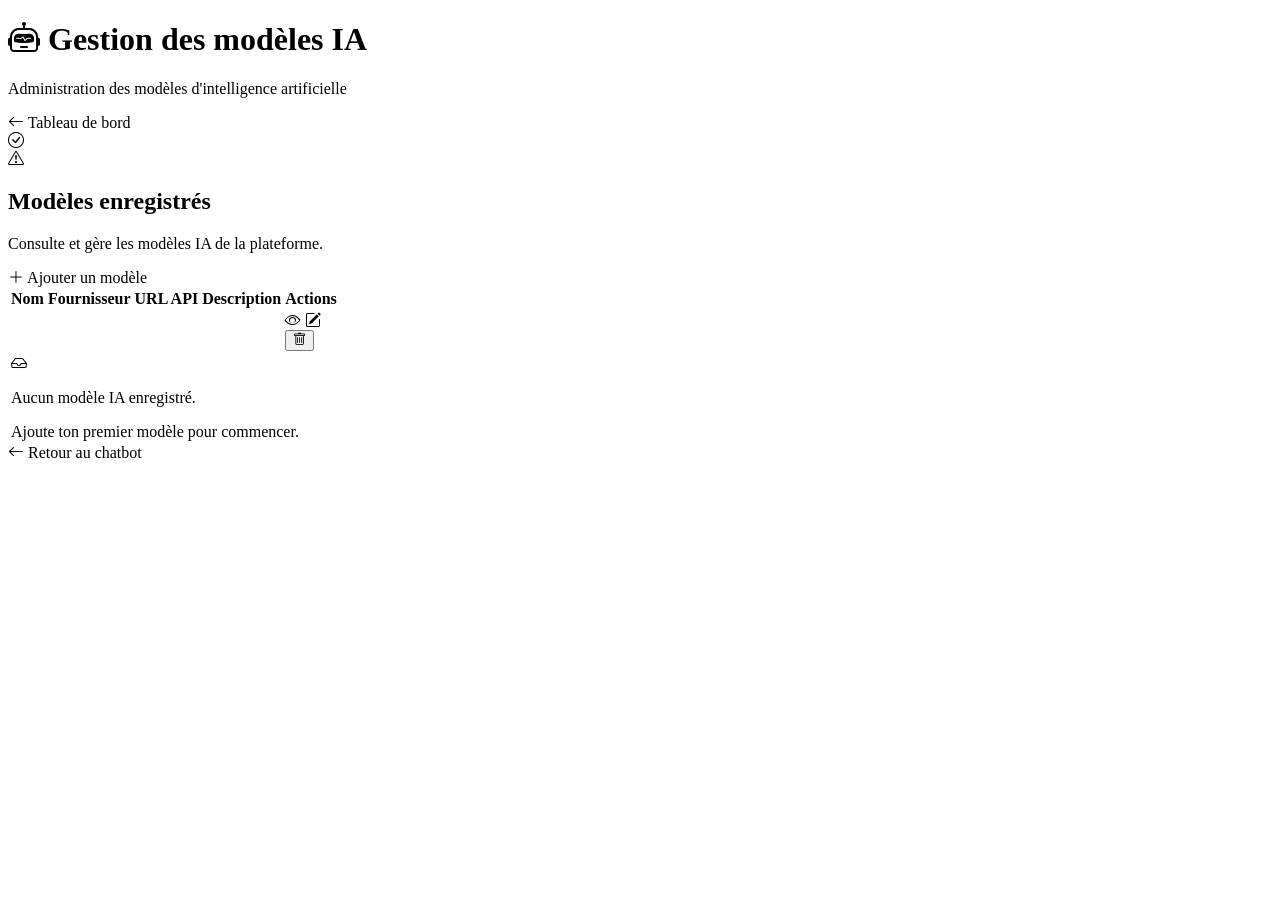
<file: src/main/resources/templates/admin/modeleIA/index.html>
<!DOCTYPE html>
<html lang="fr" xmlns:th="http://www.thymeleaf.org">
<head>
    <meta charset="UTF-8">
    <meta name="viewport" content="width=device-width, initial-scale=1">

    <title>Gestion des modèles IA - Church</title>

    <link rel="stylesheet" th:href="@{/css/style.css}">
    <link rel="stylesheet"
          href="https://cdn.jsdelivr.net/npm/bootstrap-icons@1.11.3/font/bootstrap-icons.min.css">
</head>

<body class="admin-models-body">

<main class="admin-models-container">

    <header class="admin-models-header">
        <div>
            <h1>
                <i class="bi bi-robot"></i>
                Gestion des modèles IA
            </h1>
            <p>Administration des modèles d'intelligence artificielle</p>
        </div>

        <a th:href="@{/admin}" class="admin-models-button admin-button-secondary">
            <i class="bi bi-arrow-left"></i>
            Tableau de bord
        </a>
    </header>

    <div th:if="${succes}" class="admin-models-alert admin-alert-success">
        <i class="bi bi-check-circle"></i>
        <span th:text="${succes}"></span>
    </div>

    <div th:if="${erreur}" class="admin-models-alert admin-alert-error">
        <i class="bi bi-exclamation-triangle"></i>
        <span th:text="${erreur}"></span>
    </div>

    <section class="admin-models-card">

        <div class="admin-models-card-header">
            <div>
                <h2>Modèles enregistrés</h2>
                <p>Consulte et gère les modèles IA de la plateforme.</p>
            </div>

            <a th:href="@{/admin/modeles-ia/create}"
               class="admin-models-button admin-button-primary">
                <i class="bi bi-plus-lg"></i>
                Ajouter un modèle
            </a>
        </div>

        <div class="admin-models-table-wrapper">

            <table class="admin-models-table">
                <thead>
                <tr>
                    <th>Nom</th>
                    <th>Fournisseur</th>
                    <th>URL API</th>
                    <th>Description</th>
                    <th>Actions</th>
                </tr>
                </thead>

                <tbody>

                <tr th:each="modele : ${modelesIA}">
                    <td class="admin-model-name" th:text="${modele.name}"></td>

                    <td>
                        <span class="admin-provider-badge"
                              th:text="${modele.provider.name}">
                        </span>
                    </td>

                    <td class="admin-model-url" th:text="${modele.urlApi}"></td>

                    <td class="admin-model-description"
                        th:text="${modele.descriptor}">
                    </td>

                    <td>
                        <div class="admin-model-actions">

                            <a th:href="@{/admin/modeles-ia/{id}(id=${modele.id})}"
                               class="admin-action-button admin-action-view"
                               title="Voir">
                                <i class="bi bi-eye"></i>
                            </a>

                            <a th:href="@{/admin/modeles-ia/{id}/edit(id=${modele.id})}"
                               class="admin-action-button admin-action-edit"
                               title="Modifier">
                                <i class="bi bi-pencil-square"></i>
                            </a>

                            <form th:action="@{/admin/modeles-ia/{id}(id=${modele.id})}"
                                  method="post"
                                  onsubmit="return confirm('Voulez-vous vraiment supprimer ce modèle IA ?');">

                                <input type="hidden" name="_method" value="DELETE">

                                <input type="hidden"
                                       th:name="${_csrf.parameterName}"
                                       th:value="${_csrf.token}">

                                <button type="submit"
                                        class="admin-action-button admin-action-delete"
                                        title="Supprimer">
                                    <i class="bi bi-trash"></i>
                                </button>
                            </form>

                        </div>
                    </td>
                </tr>

                <tr th:if="${#lists.isEmpty(modelesIA)}">
                    <td colspan="5" class="admin-models-empty">
                        <i class="bi bi-inbox"></i>
                        <p>Aucun modèle IA enregistré.</p>
                        <span>Ajoute ton premier modèle pour commencer.</span>
                    </td>
                </tr>

                </tbody>
            </table>

        </div>
    </section>

    <footer class="admin-models-footer">
        <a th:href="@{/}" class="admin-models-back-link">
            <i class="bi bi-arrow-left"></i>
            Retour au chatbot
        </a>
    </footer>

</main>

</body>
</html>
</file>
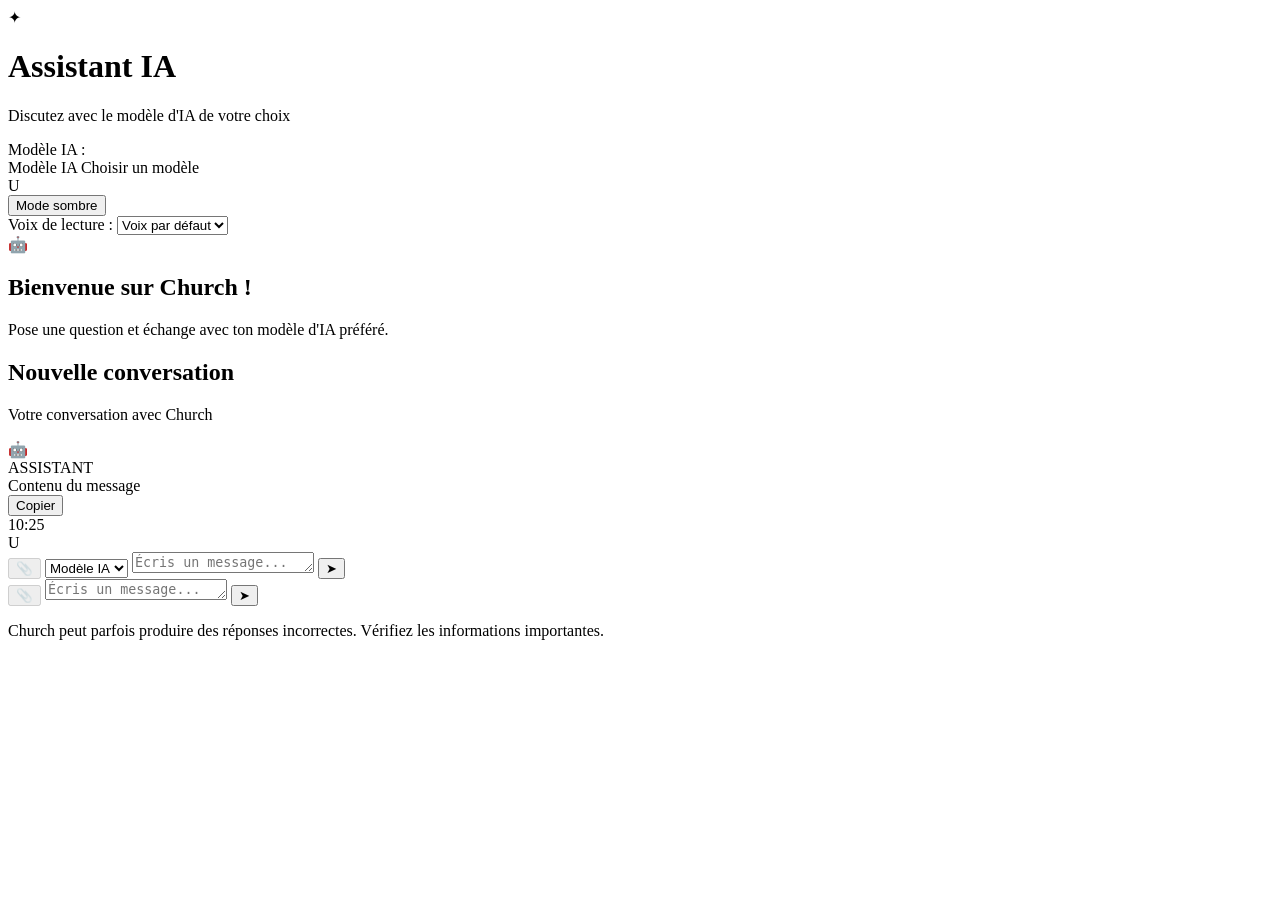
<file: src/main/resources/templates/chat.html>
<!DOCTYPE html>
<html lang="fr"
      xmlns:th="http://www.thymeleaf.org"
      th:replace="~{base :: base('Church - Assistant IA', ~{::main})}">

<head>
    <title>Church - Assistant IA</title>
</head>

<body>

<main class="church-chat"
      th:attr="data-lecture-auto=${lectureAuto == true}">

    <!-- En-tête -->
    <header class="chat-topbar">
        <div class="topbar-title">
            <div class="topbar-icon">✦</div>
            <div>
                <h1>Assistant IA</h1>
                <p>Discutez avec le modèle d'IA de votre choix</p>
            </div>
        </div>

        <div class="topbar-actions">
            <label for="modelDisplay">Modèle IA :</label>

            <div class="current-model" id="modelDisplay">
                <span th:if="${conversation != null}"
                      th:text="${conversation.model.name}">
                    Modèle IA
                </span>

                <span th:if="${conversation == null}">
                    Choisir un modèle
                </span>
            </div>

            <div class="user-avatar">U</div>
            <button type="button"
                    id="themeToggle"
                    class="theme-toggle-button"
                    aria-label="Activer le thème sombre"
                    aria-pressed="false">
                <i class="bi bi-moon-stars-fill" aria-hidden="true"></i>
                <span>Mode sombre</span>
            </button>
        </div>
    </header>

    <!-- Choix de la voix -->
    <div class="voice-selection">
        <label for="choixVoix">Voix de lecture :</label>

        <select id="choixVoix" class="form-select">
            <option value="">Voix par défaut</option>
        </select>
    </div>

    <!-- Zone principale -->
    <section class="chat-content">

        <div class="chat-scroll-area">

            <!-- Accueil sans conversation -->
            <div th:if="${conversation == null}"
                 class="welcome-card">

                <div class="welcome-decoration decoration-one"></div>
                <div class="welcome-decoration decoration-two"></div>

                <div class="welcome-robot">🤖</div>

                <h2>
                    Bienvenue sur <span>Church</span> !
                </h2>

                <p>
                    Pose une question et échange avec ton modèle
                    d'IA préféré.
                </p>
            </div>

            <!-- Historique des messages -->
            <div th:if="${conversation != null}"
                 class="messages-container">

                <div class="conversation-heading">
                    <h2 th:text="${conversation.title}">
                        Nouvelle conversation
                    </h2>
                    <p>Votre conversation avec Church</p>
                </div>

                <div th:each="message : ${messages}"
                     class="message-row"
                     th:classappend="${message.typeMessage}">

                    <!-- Avatar assistant -->
                    <div class="message-avatar"
                         th:if="${message.typeMessage.toString() == 'ASSISTANT'}">
                        🤖
                    </div>

                    <!-- Contenu du message -->
                    <div class="message-bubble">

                        <div class="message-author"
                             th:text="${message.typeMessage}">
                            ASSISTANT
                        </div>

                        <div class="message-content markdown-content"
                             th:classappend="${message.typeMessage.name() == 'ASSISTANT'} ? ' message-assistant' : ''"
                             th:text="${message.contenu}">
                            Contenu du message
                        </div>

                        <!-- Bouton copier -->
                        <button type="button"
                                class="copy-message-button"
                                th:if="${message.typeMessage.toString() == 'ASSISTANT'}"
                                title="Copier la réponse">
                            <i class="bi bi-copy"></i>
                            Copier
                        </button>

                        <div class="message-time"
                             th:text="${#temporals.format(message.dateCreation, 'HH:mm')}">
                            10:25
                        </div>

                    </div>

                    <!-- Avatar utilisateur -->
                    <div class="message-avatar user-message-avatar"
                         th:if="${message.typeMessage.toString() == 'UTILISATEUR'}">
                        U
                    </div>

                </div>
            </div>

        </div>

        <!-- Zone de saisie -->
        <div class="chat-input-area">

            <!-- Nouvelle conversation -->
            <form id="formChat"
                  th:if="${conversation == null}"
                  th:action="@{/conversations}"
                  method="post"
                  class="chat-form">

                <!-- Jeton CSRF -->
                <input type="hidden"
                       th:name="${_csrf.parameterName}"
                       th:value="${_csrf.token}">

                <div class="input-wrapper">

                    <button type="button"
                            class="attachment-button"
                            title="Pièces jointes (bientôt disponibles)"
                            disabled>
                        📎
                    </button>

                    <select name="idModele"
                            class="chat-model-select"
                            required>

                        <option value="" disabled selected>
                            Modèle IA
                        </option>

                        <option th:each="modele : ${modeles}"
                                th:value="${modele.id}"
                                th:text="${modele.name}">
                        </option>

                    </select>

                    <textarea name="prompt"
                              class="chat-textarea"
                              placeholder="Écris un message..."
                              rows="1"
                              required></textarea>

                    <button type="submit"
                            class="send-button"
                            title="Envoyer">
                        ➤
                    </button>

                </div>

                <div class="chat-loading" hidden>
                    <span class="loading-spinner"></span>
                    Church prépare sa réponse...
                </div>

            </form>

            <!-- Conversation existante -->
            <form th:if="${conversation != null}"
                  th:action="@{/conversations/{id}/messages(id=${conversation.id})}"
                  method="post"
                  class="chat-form">

                <!-- Jeton CSRF -->
                <input type="hidden"
                       th:name="${_csrf.parameterName}"
                       th:value="${_csrf.token}">

                <div class="input-wrapper">

                    <button type="button"
                            class="attachment-button"
                            title="Pièces jointes (bientôt disponibles)"
                            disabled>
                        📎
                    </button>

                    <textarea name="prompt"
                              class="chat-textarea"
                              placeholder="Écris un message..."
                              rows="1"
                              required></textarea>

                    <button type="submit"
                            class="send-button"
                            title="Envoyer">
                        ➤
                    </button>

                </div>

                <div class="chat-loading" hidden>
                    <span class="loading-spinner"></span>
                    Church prépare sa réponse...
                </div>

            </form>

            <p class="input-disclaimer">
                Church peut parfois produire des réponses incorrectes.
                Vérifiez les informations importantes.
            </p>

        </div>

    </section>

</main>

</body>
</html>
</file>
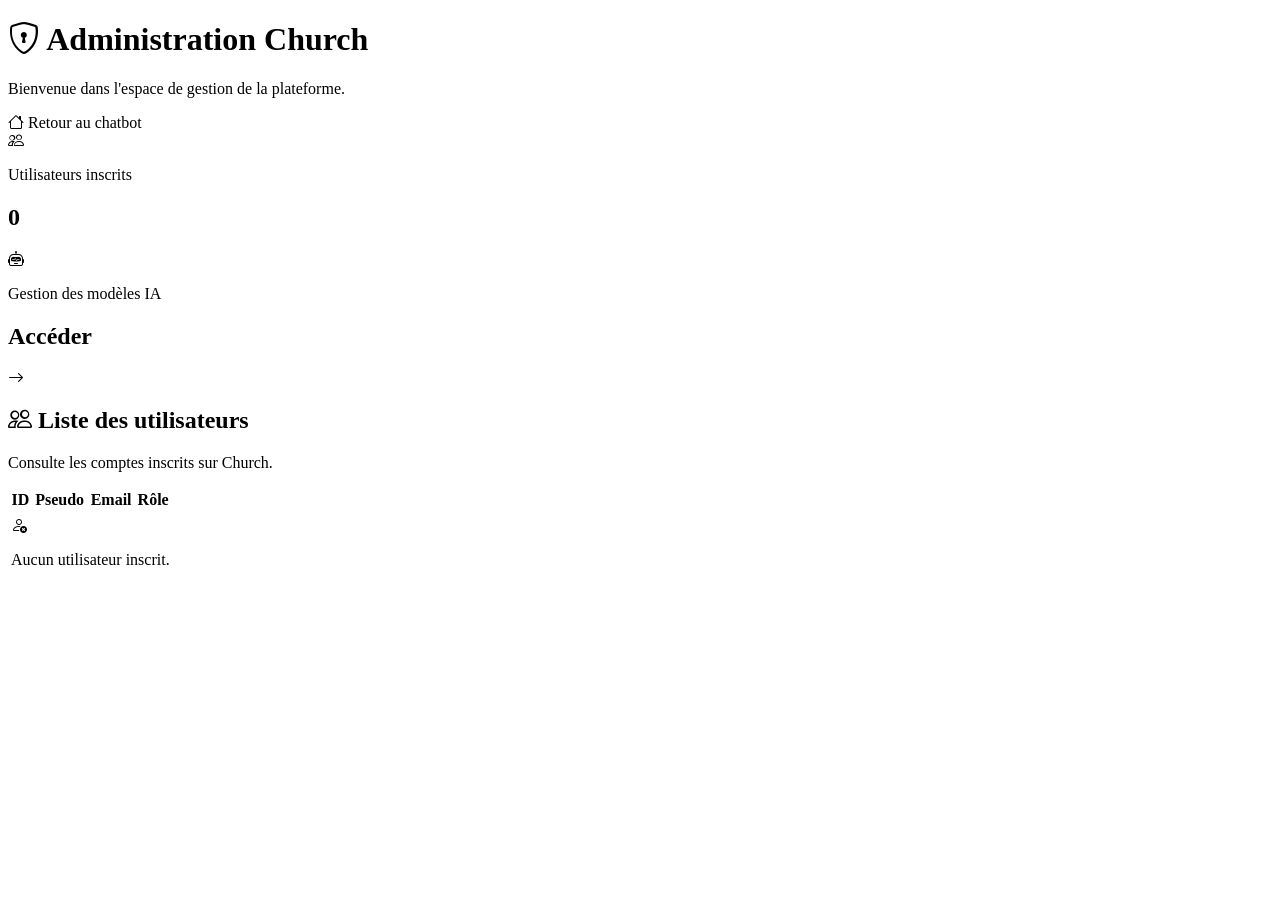
<file: src/main/resources/templates/fragments/admin.html>
<!DOCTYPE html>
<html lang="fr" xmlns:th="http://www.thymeleaf.org">
<head>
    <meta charset="UTF-8">
    <meta name="viewport" content="width=device-width, initial-scale=1">

    <title>Administration - Church</title>

    <link rel="stylesheet" th:href="@{/css/style.css}">
    <link rel="stylesheet"
          href="https://cdn.jsdelivr.net/npm/bootstrap-icons@1.11.3/font/bootstrap-icons.min.css">
    <link rel="icon" type="image/x-icon" th:href="@{/images/Icone.png}">
</head>

<body class="admin-models-body">

<main class="admin-models-container">

    <header class="admin-models-header">
        <div>
            <h1>
                <i class="bi bi-shield-lock"></i>
                Administration Church
            </h1>
            <p>Bienvenue dans l'espace de gestion de la plateforme.</p>
        </div>

        <a th:href="@{/}"
           class="admin-models-button admin-button-secondary">
            <i class="bi bi-house"></i>
            Retour au chatbot
        </a>
    </header>

    <section class="admin-dashboard-stats">

        <article class="admin-stat-card">
            <div class="admin-stat-icon">
                <i class="bi bi-people"></i>
            </div>

            <div>
                <p>Utilisateurs inscrits</p>
                <h2 th:text="${nombreUtilisateurs}">0</h2>
            </div>
        </article>

        <a th:href="@{/admin/modeles-ia}"
           class="admin-stat-card admin-stat-link">
            <div class="admin-stat-icon">
                <i class="bi bi-robot"></i>
            </div>

            <div>
                <p>Gestion des modèles IA</p>
                <h2>Accéder</h2>
            </div>

            <i class="bi bi-arrow-right admin-stat-arrow"></i>
        </a>

    </section>

    <section class="admin-models-card admin-users-card">

        <div class="admin-models-card-header">
            <div>
                <h2>
                    <i class="bi bi-people"></i>
                    Liste des utilisateurs
                </h2>
                <p>Consulte les comptes inscrits sur Church.</p>
            </div>
        </div>

        <div class="admin-models-table-wrapper">

            <table class="admin-models-table">
                <thead>
                <tr>
                    <th>ID</th>
                    <th>Pseudo</th>
                    <th>Email</th>
                    <th>Rôle</th>
                </tr>
                </thead>

                <tbody>

                <tr th:each="u : ${utilisateurs}">
                    <td th:text="${u.id}"></td>
                    <td class="admin-user-name"
                        th:text="${u.pseudo}"></td>
                    <td th:text="${u.email}"></td>
                    <td>
                        <span class="admin-role-badge"
                              th:text="${u.role.nom}">
                        </span>
                    </td>
                </tr>

                <tr th:if="${#lists.isEmpty(utilisateurs)}">
                    <td colspan="4" class="admin-models-empty">
                        <i class="bi bi-person-x"></i>
                        <p>Aucun utilisateur inscrit.</p>
                    </td>
                </tr>

                </tbody>
            </table>

        </div>
    </section>

    <footer class="admin-models-footer">

    </footer>

</main>

</body>
</html>
</file>
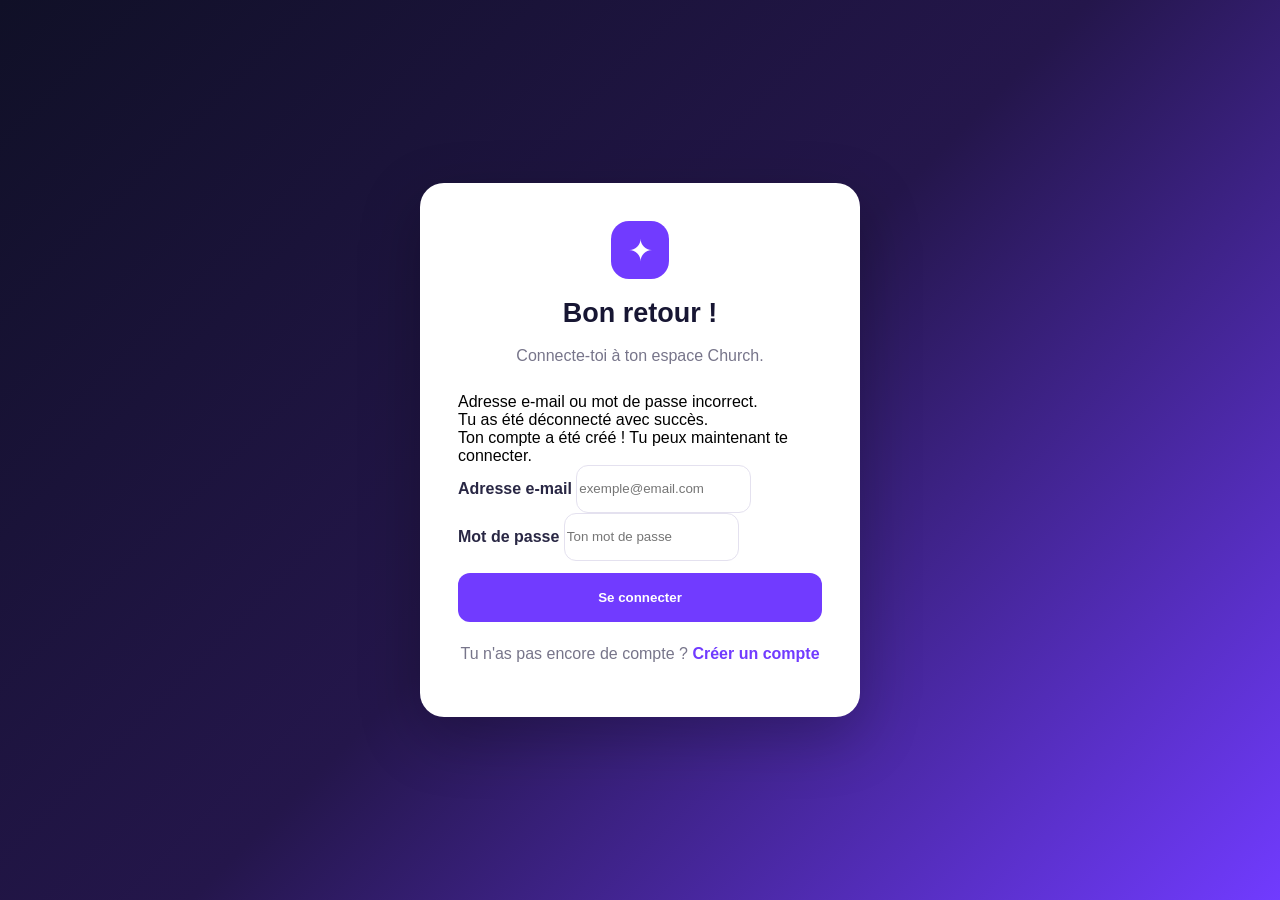
<file: src/main/resources/templates/fragments/connexion.html>
<!DOCTYPE html>
<html lang="fr" xmlns:th="http://www.thymeleaf.org">
<head>
  <meta charset="UTF-8">
  <meta name="viewport" content="width=device-width, initial-scale=1">
  <title>Connexion - Church</title>

  <link rel="stylesheet" th:href="@{/vendor/bootstrap/css/bootstrap.min.css}">
  <link rel="stylesheet" th:href="@{/vendor/bootstrap-icons/bootstrap-icons.min.css}">
  <link rel="stylesheet"
        th:href="@{/css/style.css}">
  <link rel="icon" type="image/x-icon" th:href="@{/images/Icone.png}">
  <style>
    * { box-sizing: border-box; }

    body {
        min-height: 100vh;
        margin: 0;
        display: flex;
        align-items: center;
        justify-content: center;
        padding: 25px;
        background: linear-gradient(135deg, #101027, #24164b, #713BFF);
        font-family: Arial, sans-serif;
    }

    .login-card {
        width: 100%;
        max-width: 440px;
        padding: 38px;
        border-radius: 24px;
        background: white;
        box-shadow: 0 20px 60px rgba(0,0,0,.25);
    }

    .logo {
        width: 58px;
        height: 58px;
        margin: 0 auto 18px;
        display: flex;
        align-items: center;
        justify-content: center;
        border-radius: 18px;
        background: #713BFF;
        color: white;
        font-size: 30px;
    }

    h1 {
        text-align: center;
        font-size: 27px;
        font-weight: 800;
        color: #171633;
    }

    .subtitle {
        margin-bottom: 28px;
        text-align: center;
        color: #77758a;
    }

    .form-label {
        font-weight: 600;
        color: #292744;
    }

    .form-control {
        min-height: 48px;
        border: 1px solid #e4e1ef;
        border-radius: 12px;
    }

    .form-control:focus {
        border-color: #713BFF;
        box-shadow: 0 0 0 3px rgba(113,59,255,.12);
    }

    .login-button {
        width: 100%;
        min-height: 49px;
        margin-top: 12px;
        border: none;
        border-radius: 12px;
        background: #713BFF;
        color: white;
        font-weight: 700;
    }

    .login-button:hover {
        background: #5929d6;
    }

    .register-link {
        margin-top: 23px;
        text-align: center;
        color: #77758a;
    }

    .register-link a {
        color: #713BFF;
        font-weight: 700;
        text-decoration: none;
    }
  </style>
</head>

<body>

<div class="login-card">

  <div class="logo">✦</div>

  <h1>Bon retour !</h1>
  <p class="subtitle">Connecte-toi à ton espace Church.</p>

  <div th:if="${param.error}" class="alert alert-danger">
    Adresse e-mail ou mot de passe incorrect.
  </div>

  <div th:if="${param.deconnexion}" class="alert alert-success">
    Tu as été déconnecté avec succès.
  </div>

  <div th:if="${param.inscription}" class="alert alert-success">
    Ton compte a été créé ! Tu peux maintenant te connecter.
  </div>

  <form th:action="@{/connexion}" method="post">

    <div class="mb-3">
      <label class="form-label">Adresse e-mail</label>
      <input type="email"
             name="email"
             class="form-control"
             placeholder="exemple@email.com"
             autocomplete="email"
             required>
    </div>

    <div class="mb-3">
      <label class="form-label">Mot de passe</label>
      <input type="password"
             name="password"
             class="form-control"
             placeholder="Ton mot de passe"
             autocomplete="current-password"
             required>
    </div>

    <button type="submit" class="login-button">
      Se connecter <i class="bi bi-arrow-right"></i>
    </button>

  </form>

  <p class="register-link">
    Tu n'as pas encore de compte ?
    <a th:href="@{/inscription}">Créer un compte</a>
  </p>

</div>

</body>
</html>
</file>
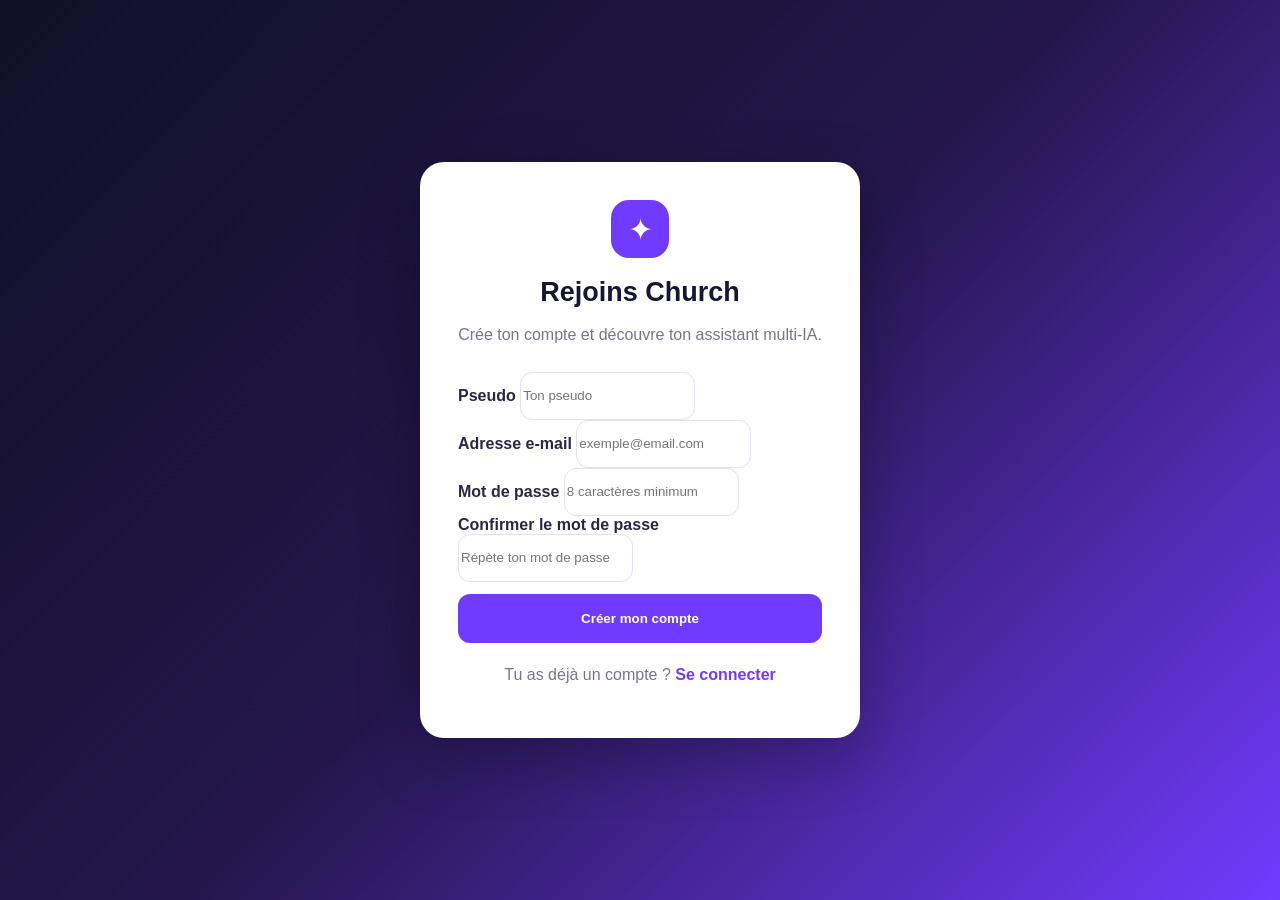
<file: src/main/resources/templates/fragments/inscription.html>
<!DOCTYPE html>
<html lang="fr" xmlns:th="http://www.thymeleaf.org">
<head>
    <meta charset="UTF-8">
    <meta name="viewport" content="width=device-width, initial-scale=1">
    <title>Créer un compte - Church</title>
    <link rel="stylesheet" th:href="@{/vendor/bootstrap/css/bootstrap.min.css}">
    <link rel="stylesheet" th:href="@{/vendor/bootstrap-icons/bootstrap-icons.min.css}">
    <link rel="stylesheet"
          th:href="@{/css/style.css}">
    <link rel="icon" type="image/x-icon" th:href="@{/images/Icone.png}">
    <style>
        * { box-sizing: border-box; }

        body {
            min-height: 100vh;
            margin: 0;
            display: flex;
            align-items: center;
            justify-content: center;
            padding: 25px;
            background: linear-gradient(135deg, #101027, #24164b, #713BFF);
            font-family: Arial, sans-serif;
        }

        .register-card {
            width: 100%;
            max-width: 440px;
            padding: 38px;
            border-radius: 24px;
            background: white;
            box-shadow: 0 20px 60px rgba(0,0,0,.25);
        }

        .logo {
            width: 58px;
            height: 58px;
            margin: 0 auto 18px;
            display: flex;
            align-items: center;
            justify-content: center;
            border-radius: 18px;
            background: #713BFF;
            color: white;
            font-size: 30px;
        }

        h1 {
            text-align: center;
            font-size: 27px;
            font-weight: 800;
            color: #171633;
        }

        .subtitle {
            margin-bottom: 28px;
            text-align: center;
            color: #77758a;
        }

        .form-label {
            font-weight: 600;
            color: #292744;
        }

        .form-control {
            min-height: 48px;
            border: 1px solid #e4e1ef;
            border-radius: 12px;
        }

        .form-control:focus {
            border-color: #713BFF;
            box-shadow: 0 0 0 3px rgba(113,59,255,.12);
        }

        .register-button {
            width: 100%;
            min-height: 49px;
            margin-top: 12px;
            border: none;
            border-radius: 12px;
            background: #713BFF;
            color: white;
            font-weight: 700;
        }

        .register-button:hover {
            background: #5929d6;
        }

        .login-link {
            margin-top: 23px;
            text-align: center;
            color: #77758a;
        }

        .login-link a {
            color: #713BFF;
            font-weight: 700;
            text-decoration: none;
        }
    </style>
</head>
<body>

<div class="register-card">

    <div class="logo">✦</div>

    <h1>Rejoins Church</h1>
    <p class="subtitle">Crée ton compte et découvre ton assistant multi-IA.</p>

    <div th:if="${erreur}" class="alert alert-danger"
         th:text="${erreur}"></div>

    <form th:action="@{/inscription}" method="post">

        <div class="mb-3">
            <label class="form-label">Pseudo</label>
            <input type="text" name="pseudo" class="form-control"
                   placeholder="Ton pseudo" maxlength="100" required>
        </div>

        <div class="mb-3">
            <label class="form-label">Adresse e-mail</label>
            <input type="email" name="email" class="form-control"
                   placeholder="exemple@email.com" maxlength="150" required>
        </div>

        <div class="mb-3">
            <label class="form-label">Mot de passe</label>
            <input type="password" name="motDePasse" class="form-control"
                   placeholder="8 caractères minimum" minlength="8" required>
        </div>

        <div class="mb-3">
            <label class="form-label">Confirmer le mot de passe</label>
            <input type="password" name="confirmationMotDePasse"
                   class="form-control" placeholder="Répète ton mot de passe"
                   required>
        </div>

        <button type="submit" class="register-button">
            Créer mon compte <i class="bi bi-arrow-right"></i>
        </button>

    </form>

    <p class="login-link">
        Tu as déjà un compte ?
        <a th:href="@{/connexion}">Se connecter</a>
    </p>

</div>

</body>
</html>
</file>
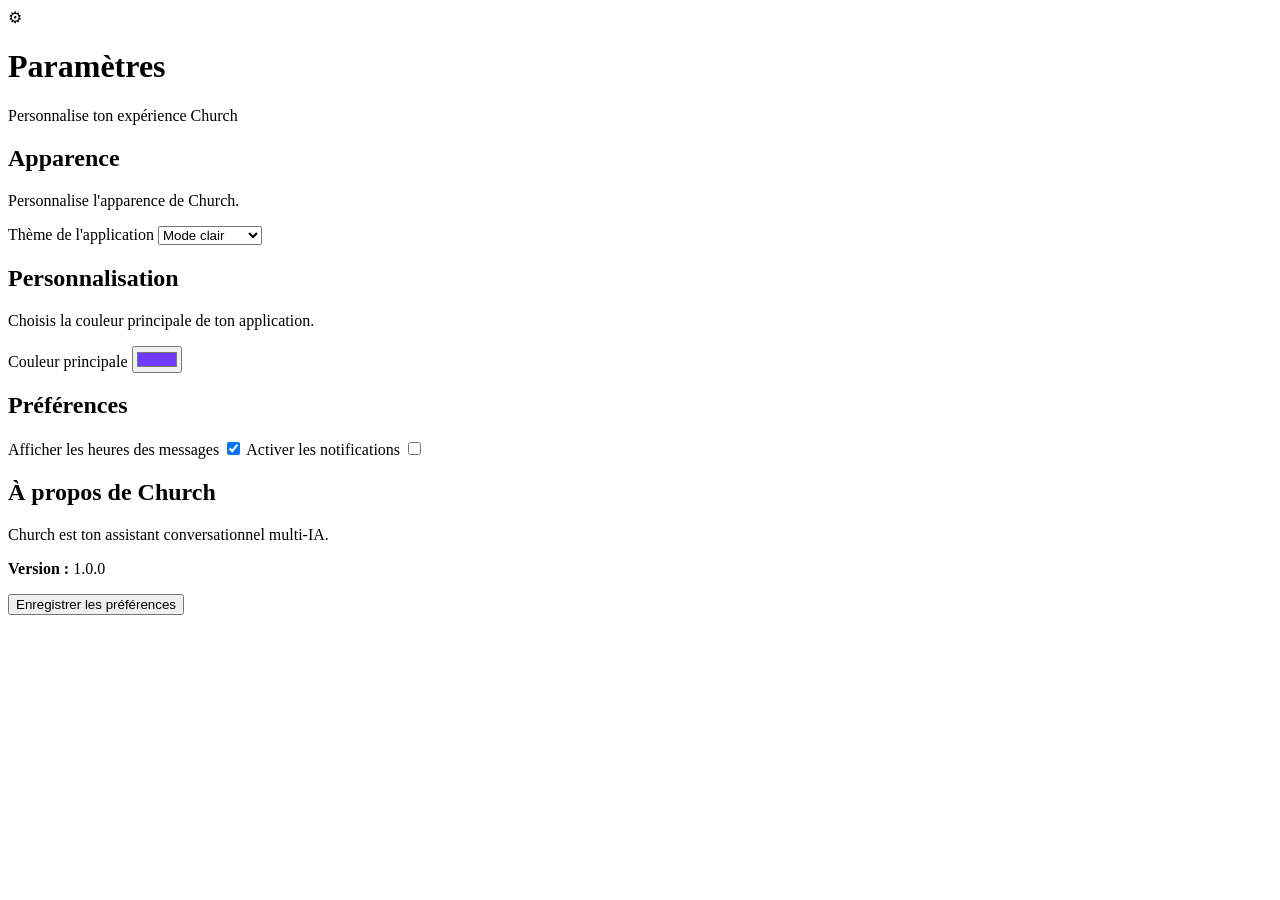
<file: src/main/resources/templates/fragments/parametres.html>
<!DOCTYPE html>
<html lang="fr"
      xmlns:th="http://www.thymeleaf.org"
      th:replace="~{base :: base('Church - Paramètres', ~{::main})}">

<head>
    <title>Church - Paramètres</title>
    <link rel="stylesheet"
          th:href="@{/css/style.css}">
    <link rel="icon" type="image/x-icon" th:href="@{/images/Icone.png}">
</head>

<body>

<main class="church-chat settings-page">

    <header class="chat-topbar">
        <div class="topbar-title">
            <div class="topbar-icon">⚙</div>
            <div>
                <h1>Paramètres</h1>
                <p>Personnalise ton expérience Church</p>
            </div>
        </div>
    </header>

    <section class="settings-content">

        <div class="settings-card">
            <h2>Apparence</h2>
            <p>Personnalise l'apparence de Church.</p>

            <label for="themeSelect">Thème de l'application</label>
            <select id="themeSelect" class="settings-select">
                <option value="light">Mode clair</option>
                <option value="dark">Mode sombre</option>
            </select>
        </div>

        <div class="settings-card">
            <h2>Personnalisation</h2>
            <p>Choisis la couleur principale de ton application.</p>

            <label for="primaryColor">Couleur principale</label>
            <input type="color"
                   id="primaryColor"
                   value="#713BFF">
        </div>

        <div class="settings-card">
            <h2>Préférences</h2>

            <label class="settings-option">
                <span>
                    Afficher les heures des messages
                </span>
                <input type="checkbox" id="showTimes" checked>
            </label>

            <label class="settings-option">
                <span>
                    Activer les notifications
                </span>
                <input type="checkbox" id="notifications">
            </label>
        </div>

        <div class="settings-card">
            <h2>À propos de Church</h2>
            <p>Church est ton assistant conversationnel multi-IA.</p>
            <p><strong>Version :</strong> 1.0.0</p>
        </div>

        <button type="button"
                id="saveSettings"
                class="settings-save-button">
            Enregistrer les préférences
        </button>

        <p id="settingsMessage" class="settings-message"></p>

    </section>

</main>

</body>
</html>
</file>
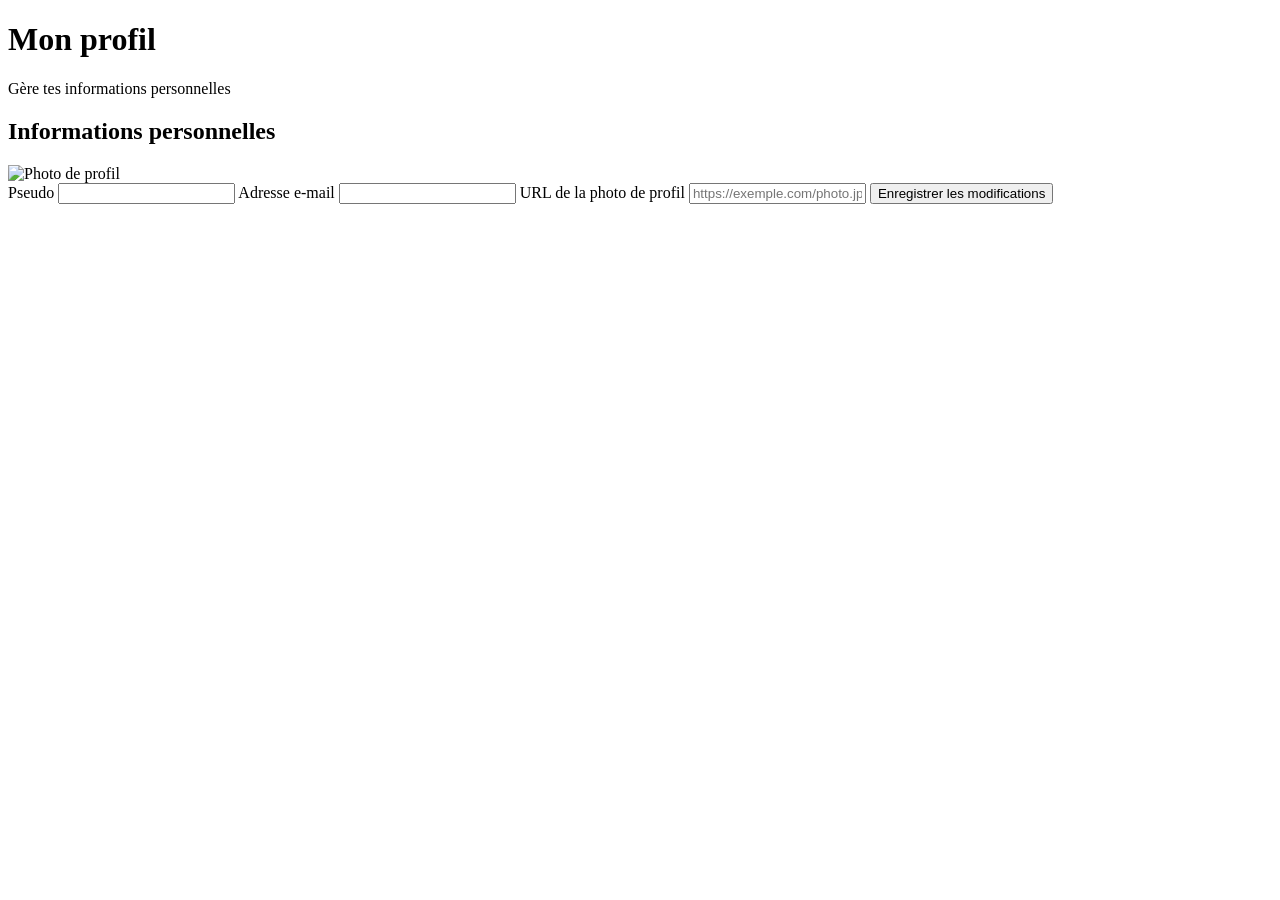
<file: src/main/resources/templates/fragments/profil.html>
<!DOCTYPE html>
<html lang="fr" xmlns:th="http://www.thymeleaf.org"
      th:replace="~{base :: base('Church - Mon profil', ~{::main})}">
<head>
    <title>Mon profil</title>
    <link rel="stylesheet"
          th:href="@{/css/style.css}">
    <link rel="icon" type="image/x-icon" th:href="@{/images/Icone.png}">
</head>
<body>
<main class="church-chat settings-page">

    <header class="chat-topbar">
        <div class="topbar-title">
            <div class="topbar-icon">
                <i class="bi bi-person-circle"></i>
            </div>
            <div>
                <h1>Mon profil</h1>
                <p>Gère tes informations personnelles</p>
            </div>
        </div>
    </header>

    <section class="settings-content">

        <div class="settings-card">
            <h2>Informations personnelles</h2>

            <p th:if="${message}" th:text="${message}" class="settings-message"></p>

            <form th:action="@{/profil}" method="post">

                <div class="profile-avatar">
                    <img th:if="${utilisateur.photoProfil != null}"
                         th:src="${utilisateur.photoProfil}"
                         alt="Photo de profil">

                    <i th:unless="${utilisateur.photoProfil != null}"
                       class="bi bi-person-circle"></i>
                </div>

                <label for="pseudo">Pseudo</label>
                <input class="settings-select"
                       type="text"
                       id="pseudo"
                       name="pseudo"
                       th:value="${utilisateur.pseudo}"
                       required
                       maxlength="100">

                <label for="email">Adresse e-mail</label>
                <input class="settings-select"
                       type="email"
                       id="email"
                       name="email"
                       th:value="${utilisateur.email}"
                       required
                       maxlength="150">

                <label for="photoProfil">URL de la photo de profil</label>
                <input class="settings-select"
                       type="url"
                       id="photoProfil"
                       name="photoProfil"
                       th:value="${utilisateur.photoProfil}"
                       placeholder="https://exemple.com/photo.jpg">

                <button type="submit" class="settings-save-button">
                    Enregistrer les modifications
                </button>

            </form>
        </div>

    </section>
</main>
</body>
</html>
</file>
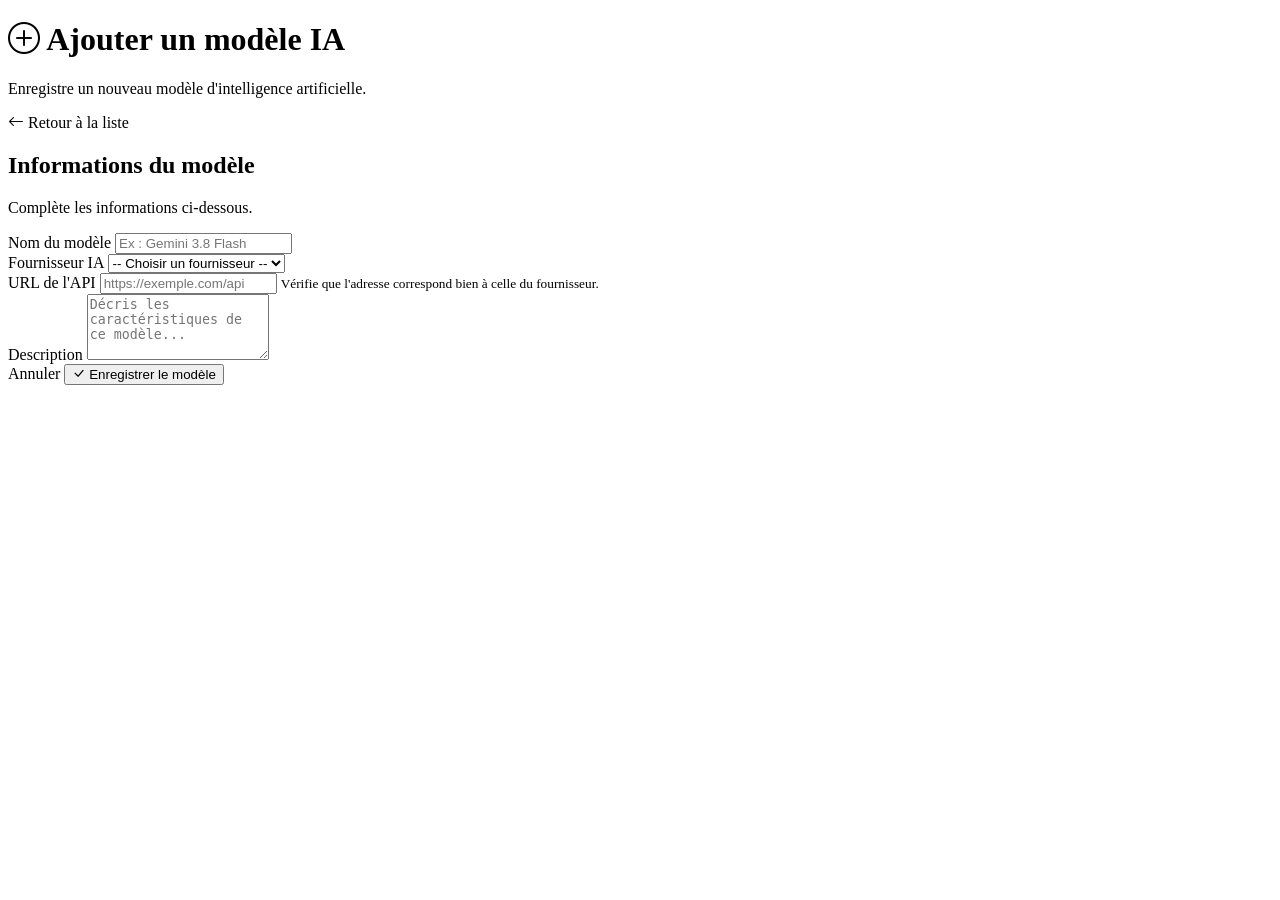
<file: src/main/resources/templates/admin/modeleIA/create.html>
<!DOCTYPE html>
<html lang="fr" xmlns:th="http://www.thymeleaf.org">
<head>
    <meta charset="UTF-8">
    <meta name="viewport" content="width=device-width, initial-scale=1">

    <title>Ajouter un modèle IA - Church</title>

    <link rel="stylesheet" th:href="@{/css/style.css}">
    <link rel="stylesheet"
          href="https://cdn.jsdelivr.net/npm/bootstrap-icons@1.11.3/font/bootstrap-icons.min.css">
    <link rel="stylesheet"
          th:href="@{/css/style.css}">
    <link rel="icon" type="image/x-icon" th:href="@{/images/Icone.png}">
</head>

<body class="admin-models-body">

<main class="admin-models-container">

    <header class="admin-models-header">
        <div>
            <h1>
                <i class="bi bi-plus-circle"></i>
                Ajouter un modèle IA
            </h1>
            <p>Enregistre un nouveau modèle d'intelligence artificielle.</p>
        </div>

        <a th:href="@{/admin/modeles-ia}"
           class="admin-models-button admin-button-secondary">
            <i class="bi bi-arrow-left"></i>
            Retour à la liste
        </a>
    </header>

    <section class="admin-models-card admin-form-card">

        <div class="admin-models-card-header">
            <div>
                <h2>Informations du modèle</h2>
                <p>Complète les informations ci-dessous.</p>
            </div>
        </div>

        <form th:action="@{/admin/modeles-ia}"
              method="post"
              class="admin-model-form">

            <input type="hidden"
                   th:name="${_csrf.parameterName}"
                   th:value="${_csrf.token}">

            <div class="admin-form-group">
                <label for="name">Nom du modèle</label>
                <input
                        type="text"
                        id="name"
                        name="name"
                        placeholder="Ex : Gemini 3.8 Flash"
                        required
                >
            </div>

            <div class="admin-form-group">
                <label for="providerId">Fournisseur IA</label>

                <select id="providerId" name="providerId" required>
                    <option value="">-- Choisir un fournisseur --</option>

                    <option
                            th:each="fournisseur : ${fournisseursIA}"
                            th:value="${fournisseur.id}"
                            th:text="${fournisseur.name}">
                    </option>
                </select>
            </div>

            <div class="admin-form-group">
                <label for="urlApi">URL de l'API</label>
                <input
                        type="url"
                        id="urlApi"
                        name="urlApi"
                        placeholder="https://exemple.com/api"
                        required
                >
                <small>Vérifie que l'adresse correspond bien à celle du fournisseur.</small>
            </div>

            <div class="admin-form-group">
                <label for="descriptor">Description</label>
                <textarea
                        id="descriptor"
                        name="descriptor"
                        rows="4"
                        placeholder="Décris les caractéristiques de ce modèle..."
                ></textarea>
            </div>

            <div class="admin-form-actions">
                <a th:href="@{/admin/modeles-ia}"
                   class="admin-models-button admin-button-secondary">
                    Annuler
                </a>

                <button type="submit"
                        class="admin-models-button admin-button-primary">
                    <i class="bi bi-check-lg"></i>
                    Enregistrer le modèle
                </button>
            </div>

        </form>
    </section>

</main>

</body>
</html>
</file>
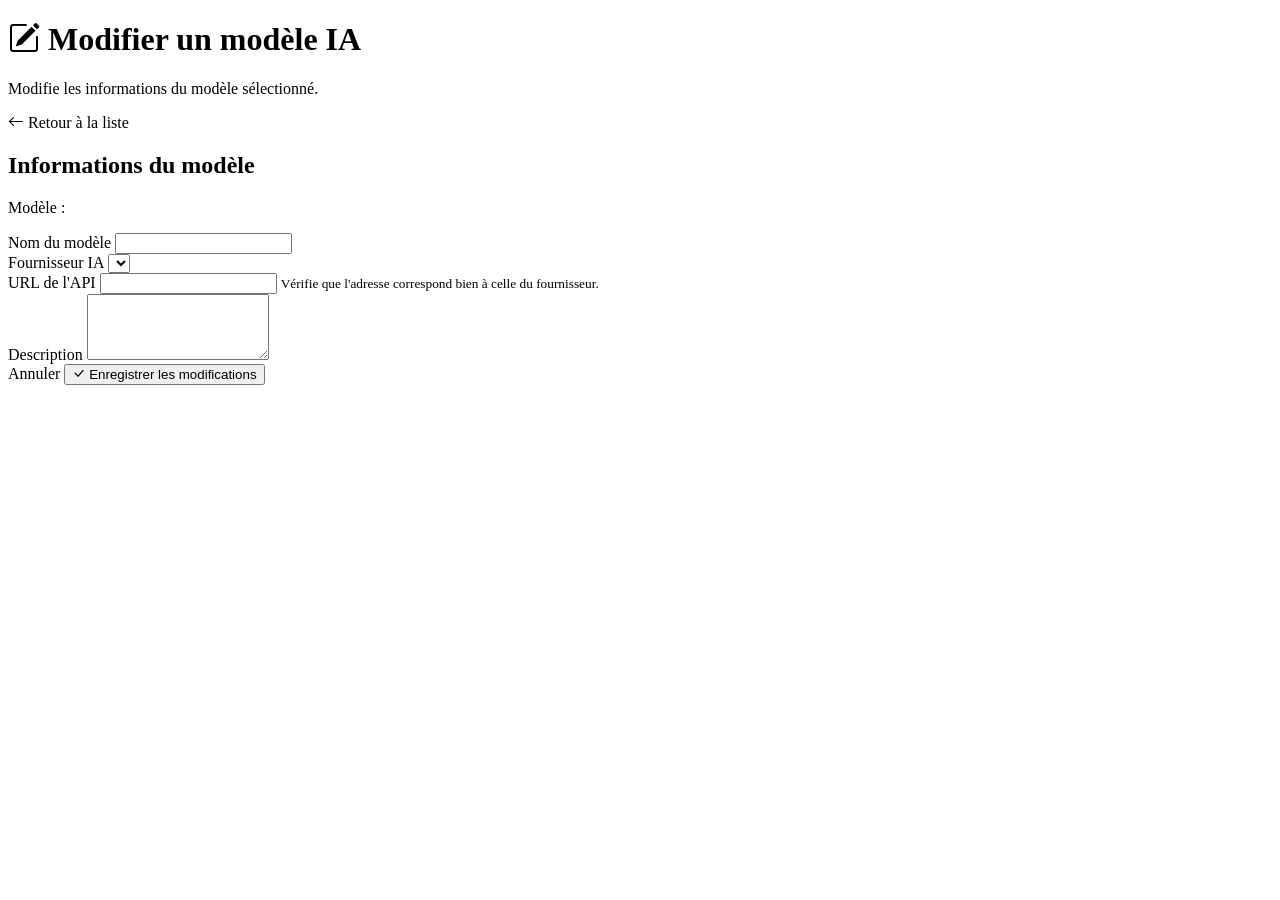
<file: src/main/resources/templates/admin/modeleIA/edit.html>
<!DOCTYPE html>
<html lang="fr" xmlns:th="http://www.thymeleaf.org">
<head>
    <meta charset="UTF-8">
    <meta name="viewport" content="width=device-width, initial-scale=1">

    <title>Modifier un modèle IA - Church</title>

    <link rel="stylesheet" th:href="@{/css/style.css}">
    <link rel="stylesheet"
          href="https://cdn.jsdelivr.net/npm/bootstrap-icons@1.11.3/font/bootstrap-icons.min.css">
</head>

<body class="admin-models-body">

<main class="admin-models-container">

    <header class="admin-models-header">
        <div>
            <h1>
                <i class="bi bi-pencil-square"></i>
                Modifier un modèle IA
            </h1>
            <p>Modifie les informations du modèle sélectionné.</p>
        </div>

        <a th:href="@{/admin/modeles-ia}"
           class="admin-models-button admin-button-secondary">
            <i class="bi bi-arrow-left"></i>
            Retour à la liste
        </a>
    </header>

    <section class="admin-models-card admin-form-card">

        <div class="admin-models-card-header">
            <div>
                <h2>Informations du modèle</h2>
                <p>Modèle : <strong th:text="${modeleIA.name}"></strong></p>
            </div>
        </div>

        <form th:action="@{/admin/modeles-ia/{id}(id=${modeleIA.id})}"
              method="post"
              class="admin-model-form">

            <input type="hidden" name="_method" value="PUT">

            <input type="hidden"
                   th:name="${_csrf.parameterName}"
                   th:value="${_csrf.token}">

            <div class="admin-form-group">
                <label for="name">Nom du modèle</label>
                <input
                        type="text"
                        id="name"
                        name="name"
                        th:value="${modeleIA.name}"
                        required
                >
            </div>

            <div class="admin-form-group">
                <label for="providerId">Fournisseur IA</label>

                <select id="providerId" name="providerId" required>
                    <option
                            th:each="fournisseur : ${fournisseursIA}"
                            th:value="${fournisseur.id}"
                            th:text="${fournisseur.name}"
                            th:selected="${fournisseur.id == modeleIA.provider.id}">
                    </option>
                </select>
            </div>

            <div class="admin-form-group">
                <label for="urlApi">URL de l'API</label>
                <input
                        type="url"
                        id="urlApi"
                        name="urlApi"
                        th:value="${modeleIA.urlApi}"
                        required
                >
                <small>Vérifie que l'adresse correspond bien à celle du fournisseur.</small>
            </div>

            <div class="admin-form-group">
                <label for="descriptor">Description</label>
                <textarea
                        id="descriptor"
                        name="descriptor"
                        rows="4"
                        th:text="${modeleIA.descriptor}"
                ></textarea>
            </div>

            <div class="admin-form-actions">
                <a th:href="@{/admin/modeles-ia}"
                   class="admin-models-button admin-button-secondary">
                    Annuler
                </a>

                <button type="submit"
                        class="admin-models-button admin-button-primary">
                    <i class="bi bi-check-lg"></i>
                    Enregistrer les modifications
                </button>
            </div>

        </form>
    </section>

</main>

</body>
</html>
</file>
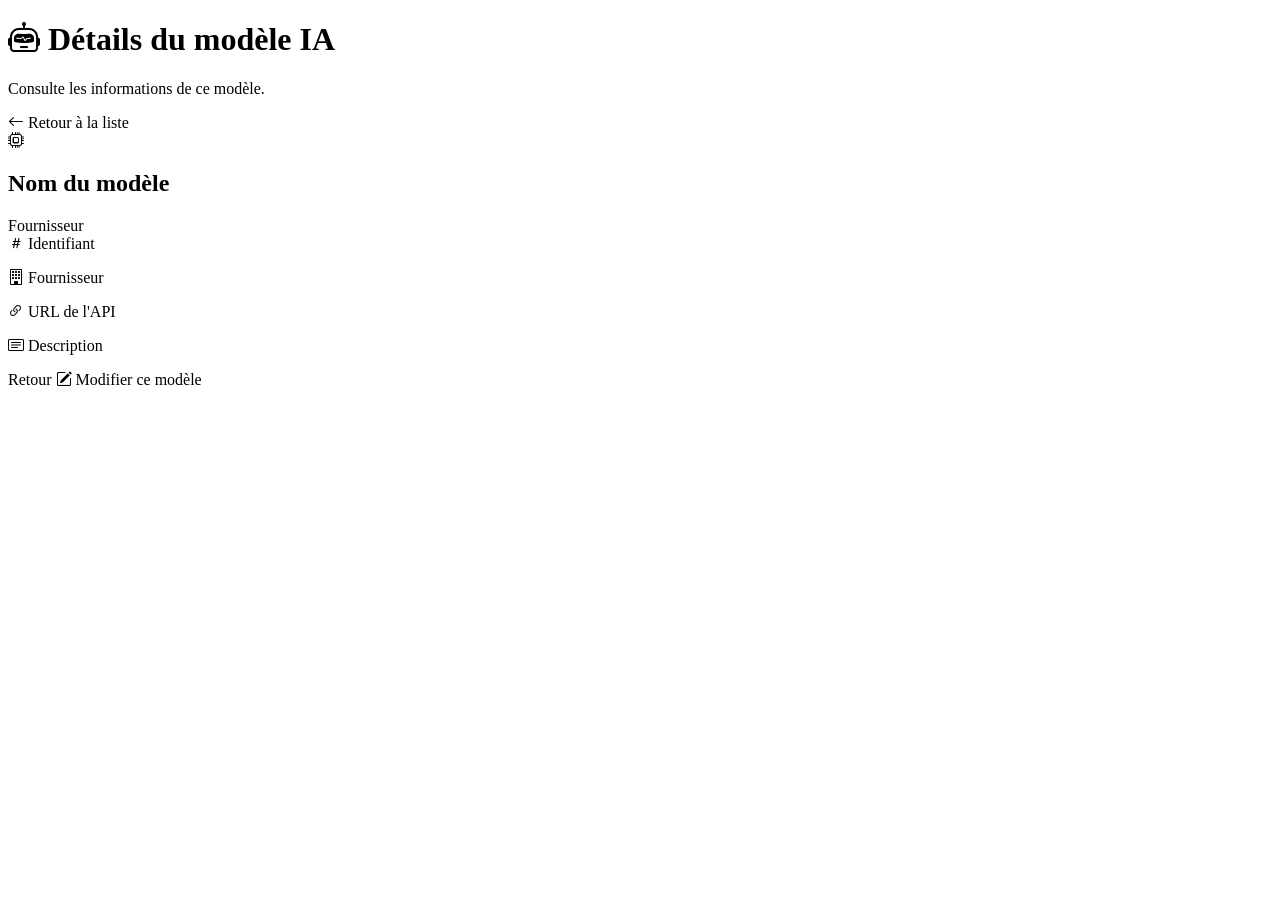
<file: src/main/resources/templates/admin/modeleIA/show.html>
<!DOCTYPE html>
<html lang="fr" xmlns:th="http://www.thymeleaf.org">
<head>
    <meta charset="UTF-8">
    <meta name="viewport" content="width=device-width, initial-scale=1">

    <title>Détails du modèle IA - Church</title>

    <link rel="stylesheet" th:href="@{/css/style.css}">
    <link rel="stylesheet"
          href="https://cdn.jsdelivr.net/npm/bootstrap-icons@1.11.3/font/bootstrap-icons.min.css">
</head>

<body class="admin-models-body">

<main class="admin-models-container">

    <header class="admin-models-header">
        <div>
            <h1>
                <i class="bi bi-robot"></i>
                Détails du modèle IA
            </h1>
            <p>Consulte les informations de ce modèle.</p>
        </div>

        <a th:href="@{/admin/modeles-ia}"
           class="admin-models-button admin-button-secondary">
            <i class="bi bi-arrow-left"></i>
            Retour à la liste
        </a>
    </header>

    <section class="admin-models-card admin-details-card">

        <div class="admin-details-heading">
            <div class="admin-details-icon">
                <i class="bi bi-cpu"></i>
            </div>

            <div>
                <h2 th:text="${modeleIA.name}">Nom du modèle</h2>
                <span class="admin-provider-badge"
                      th:text="${modeleIA.provider.name}">
                    Fournisseur
                </span>
            </div>
        </div>

        <div class="admin-details-grid">

            <div class="admin-detail-item">
                <span class="admin-detail-label">
                    <i class="bi bi-hash"></i>
                    Identifiant
                </span>
                <p th:text="${modeleIA.id}"></p>
            </div>

            <div class="admin-detail-item">
                <span class="admin-detail-label">
                    <i class="bi bi-building"></i>
                    Fournisseur
                </span>
                <p th:text="${modeleIA.provider.name}"></p>
            </div>

            <div class="admin-detail-item admin-detail-full">
                <span class="admin-detail-label">
                    <i class="bi bi-link-45deg"></i>
                    URL de l'API
                </span>
                <p class="admin-detail-url" th:text="${modeleIA.urlApi}"></p>
            </div>

            <div class="admin-detail-item admin-detail-full">
                <span class="admin-detail-label">
                    <i class="bi bi-card-text"></i>
                    Description
                </span>
                <p class="admin-detail-description"
                   th:text="${modeleIA.descriptor}">
                </p>
            </div>

        </div>

        <div class="admin-form-actions">
            <a th:href="@{/admin/modeles-ia}"
               class="admin-models-button admin-button-secondary">
                Retour
            </a>

            <a th:href="@{/admin/modeles-ia/{id}/edit(id=${modeleIA.id})}"
               class="admin-models-button admin-button-primary">
                <i class="bi bi-pencil-square"></i>
                Modifier ce modèle
            </a>
        </div>

    </section>

</main>

</body>
</html>
</file>
